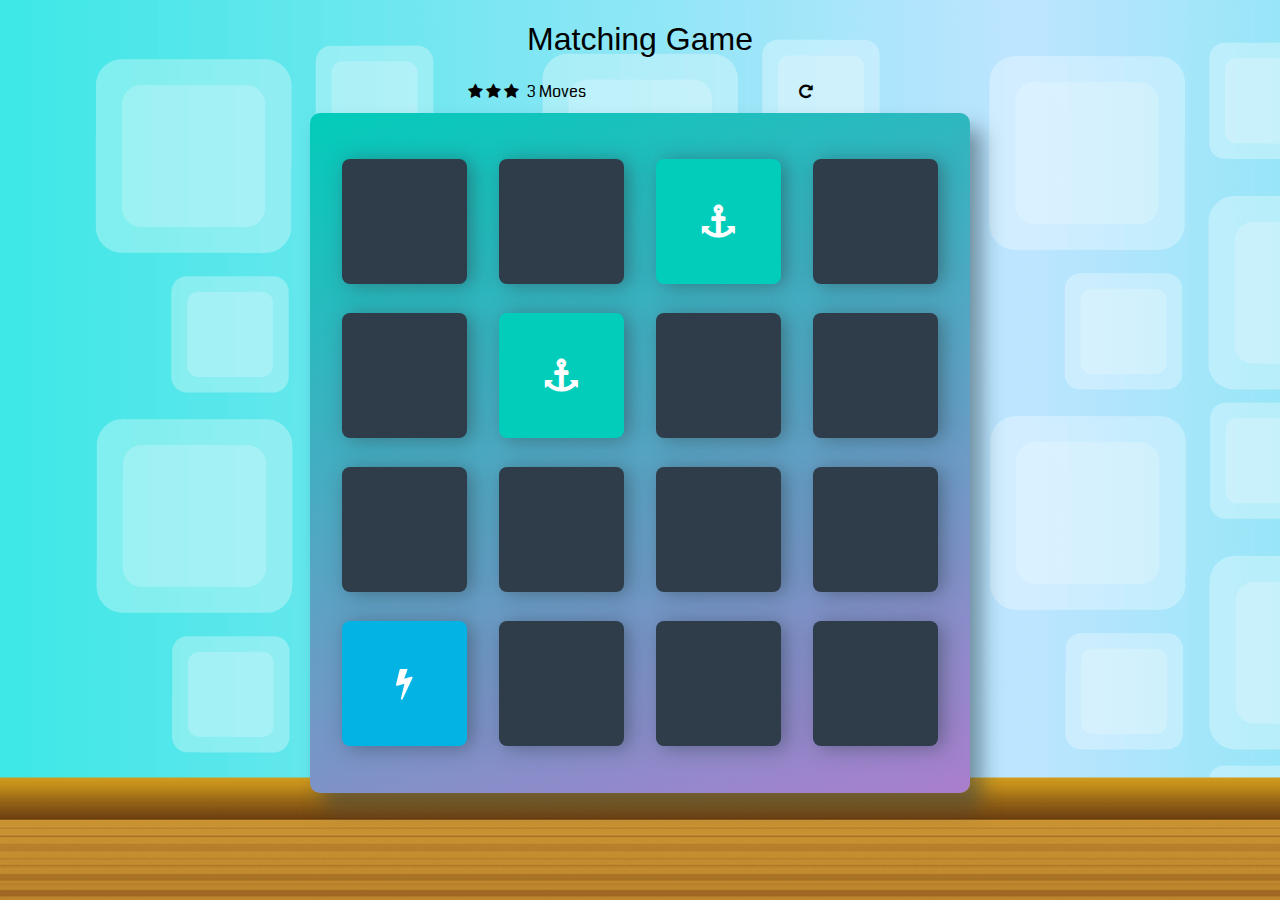
<file: Game/index.html>
<!doctype html>
<html lang="en">
<head>
    <meta charset="utf-8">
    <title>Matching Game</title>
    <meta name="description" content="">
    <link rel="stylesheet prefetch" href="https://maxcdn.bootstrapcdn.com/font-awesome/4.6.1/css/font-awesome.min.css">
    <link rel="stylesheet prefetch" href="https://fonts.googleapis.com/css?family=Coda">
    <link rel="stylesheet" href="css/app.css">
</head>
<body>

    <div class="container">
        <header>
            <h1>Matching Game</h1>
        </header>

        <section class="score-panel">
        	<ul class="stars">
        		<li><i class="fa fa-star"></i></li>
        		<li><i class="fa fa-star"></i></li>
        		<li><i class="fa fa-star"></i></li>
        	</ul>

        	<span class="moves">3</span> Moves

            <div class="restart">
        		<i class="fa fa-repeat"></i>
        	</div>
        </section>

        <ul class="deck">
            <li class="card">
                <i class="fa fa-diamond"></i>
            </li>
            <li class="card">
                <i class="fa fa-paper-plane-o"></i>
            </li>
            <li class="card match">
                <i class="fa fa-anchor"></i>
            </li>
            <li class="card">
                <i class="fa fa-bolt"></i>
            </li>
            <li class="card">
                <i class="fa fa-cube"></i>
            </li>
            <li class="card match">
                <i class="fa fa-anchor"></i>
            </li>
            <li class="card">
                <i class="fa fa-leaf"></i>
            </li>
            <li class="card">
                <i class="fa fa-bicycle"></i>
            </li>
            <li class="card">
                <i class="fa fa-diamond"></i>
            </li>
            <li class="card">
                <i class="fa fa-bomb"></i>
            </li>
            <li class="card">
                <i class="fa fa-leaf"></i>
            </li>
            <li class="card">
                <i class="fa fa-bomb"></i>
            </li>
            <li class="card open show">
                <i class="fa fa-bolt"></i>
            </li>
            <li class="card">
                <i class="fa fa-bicycle"></i>
            </li>
            <li class="card">
                <i class="fa fa-paper-plane-o"></i>
            </li>
            <li class="card">
                <i class="fa fa-cube"></i>
            </li>
        </ul>
    </div>

    <script src="js/app.js"></script>
</body>
</html>
</file>
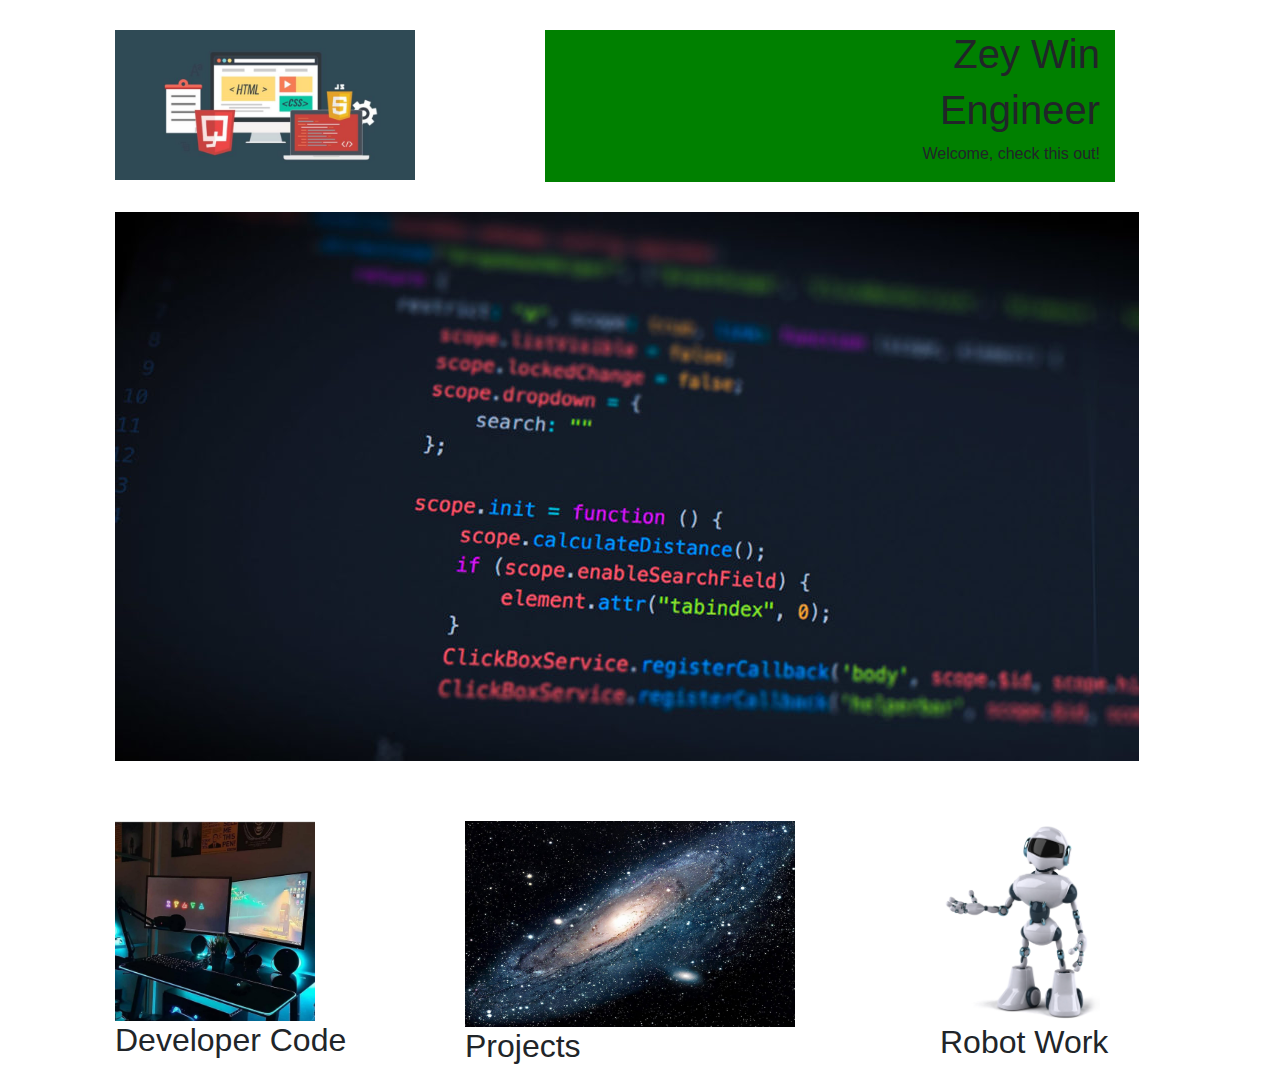
<file: Responsive/index.html>
<!DOCTYPE html>
<html lang="en">

<head>
  <meta charset="utf-8">
  <meta name="viewport" content="width=device-width, initial-scale=1.0">
  <meta http.equiv="X-UA-Compatible" content="ie=edge">
  <link rel="stylesheet" href="https://stackpath.bootstrapcdn.com/bootstrap/4.3.1/css/bootstrap.min.css" integrity="sha384-ggOyR0iXCbMQv3Xipma34MD+dH/1fQ784/j6cY/iJTQUOhcWr7x9JvoRxT2MZw1T" crossorigin="anonymous">
  <link rel="stylesheet" href="css/style.css">
  <title>Responsive Page</title>
</head>

<body>
  <div class="container">
    <div class="row">
        <div class="col-md-5 img-responsive">
            <img src="image/logo.png" class="logo-img" alt="Logo Image">
        </div>
        <div class="col-md-6 name">
            <header>
              <h1>Zey Win</h1>
              <h1>Engineer</h1>
            </header>
              <p>Welcome, check this out!</p>
        </div>
    </div>
    <div class="row">
        <div class="col-md-12 img-responsive">
            <img src="image/center.jpg" class="center-img" alt="Center Image">
        </div>
    </div>
    <div class="row">
        <div class="col-md-4 img-responsive">
            <img src="image/dev.jpg" class="dev-img" alt="Devloper Image">
            <h2 class="dev-header">Developer Code</h2>
        </div>
        <div class="col-md-5 img-responsive">
            <img src="image/space.jpg" class="space-img"  alt="Devloper Image">
            <h2 class="space-header">Projects</h2>
        </div>
        <div class="col-md img-responsive">
            <img src="image/robot.jpg" class="robot-img"  alt="Devloper Image">
            <h2>Robot Work</h2>
        </div>
    </div>
  </div>
</body>

</html>
</file>
<file: Game/css/app.css>
html {
    box-sizing: border-box;
}

*,
*::before,
*::after {
    box-sizing: inherit;
}

html,
body {
    width: 100%;
    height: 100%;
    margin: 0;
    padding: 0;
}

body {
    background: #ffffff url('../img/geometry2.png'); /* Background pattern from Subtle Patterns */
    font-family: 'Coda', cursive;
}

.container {
    display: flex;
    justify-content: center;
    align-items: center;
    flex-direction: column;
}

h1 {
    font-family: 'Open Sans', sans-serif;
    font-weight: 300;
}

/*
 * Styles for the deck of cards
 */

.deck {
    width: 660px;
    min-height: 680px;
    background: linear-gradient(160deg, #02ccba 0%, #aa7ecd 100%);
    padding: 32px;
    border-radius: 10px;
    box-shadow: 12px 15px 20px 0 rgba(46, 61, 73, 0.5);
    display: flex;
    flex-wrap: wrap;
    justify-content: space-between;
    align-items: center;
    margin: 0 0 3em;
}

.deck .card {
    height: 125px;
    width: 125px;
    background: #2e3d49;
    font-size: 0;
    color: #ffffff;
    border-radius: 8px;
    cursor: pointer;
    display: flex;
    justify-content: center;
    align-items: center;
    box-shadow: 5px 2px 20px 0 rgba(46, 61, 73, 0.5);
}

.deck .card.open {
    transform: rotateY(0);
    background: #02b3e4;
    cursor: default;
}

.deck .card.show {
    font-size: 33px;
}

.deck .card.match {
    cursor: default;
    background: #02ccba;
    font-size: 33px;
}

/*
 * Styles for the Score Panel
 */

.score-panel {
    text-align: left;
    width: 345px;
    margin-bottom: 10px;
}

.score-panel .stars {
    margin: 0;
    padding: 0;
    display: inline-block;
    margin: 0 5px 0 0;
}

.score-panel .stars li {
    list-style: none;
    display: inline-block;
}

.score-panel .restart {
    float: right;
    cursor: pointer;
}
</file>
<file: Responsive/css/style.css>
.logo-img {
  width: 300px;
  margin-left: 30px;
  margin-right: 30px;
  margin-top: 30px;
}

.name {
  margin-top: 30px;
  text-align: center;
}

@media screen and (min-width: 1px) {
  .name {
    margin-top: 30px;
    text-align: center;
    background-color: orange;
  }
}

@media screen and (min-width: 790px) {
  .name {
    margin-top: 30px;
    text-align: right;
    background-color: green;
  }
}

.center-img {
  margin: 30px;
  max-width: 100%;
  height: auto;
}

.dev-header{
  margin-left:30px;
}

.space-header{
  text-align: left;
}

.dev-img {
  width: 200px;
  margin-left:30px;
  margin-top: 30px;
}

.space-img {
  width: 330px;
  margin-top: 30px;
}

.robot-img {
  width: 160px;
  margin-top: 30px;
  margin-right: 50px;
}
</file>
